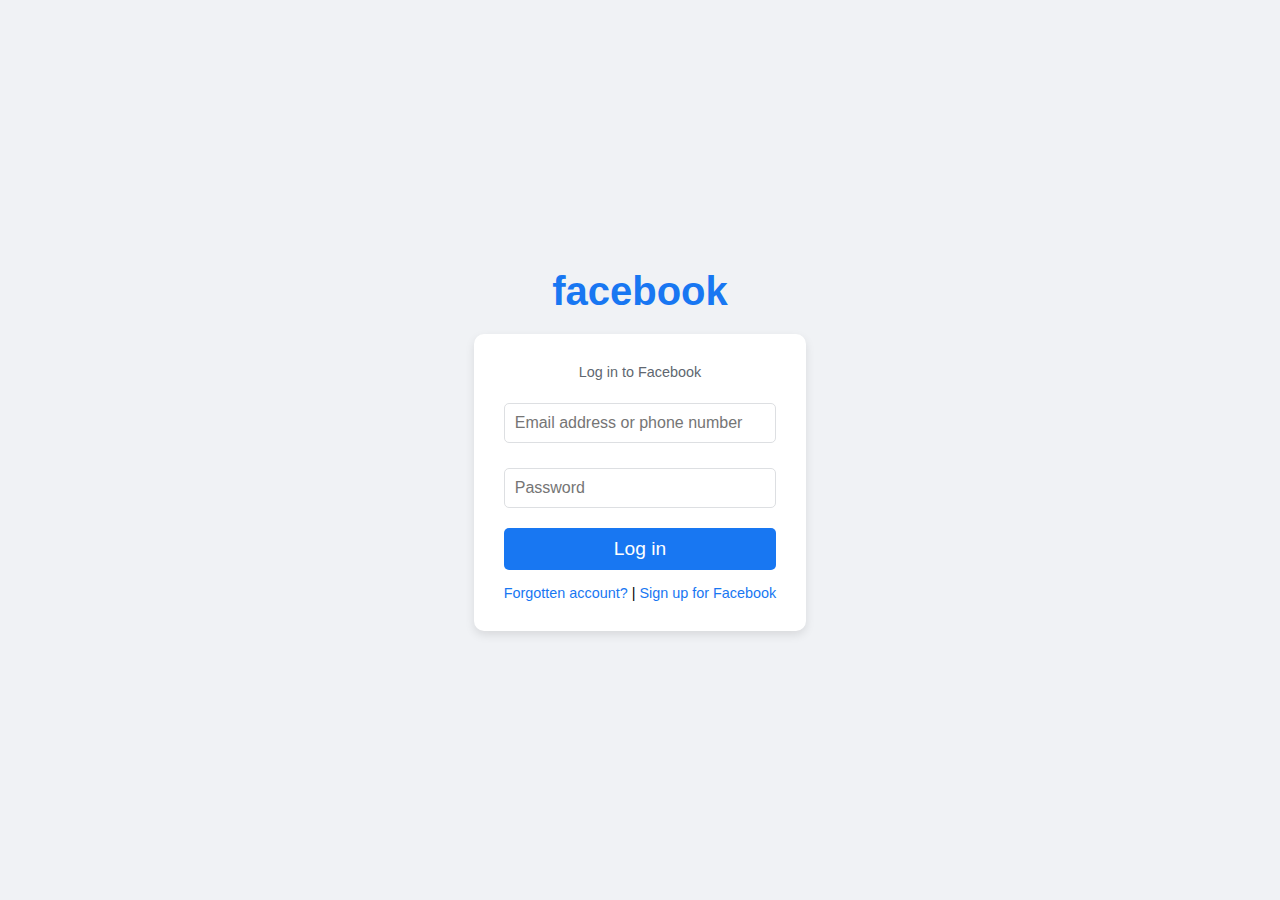
<file: index.html>
<!DOCTYPE html>
<html lang="en">
<head>
    <meta charset="UTF-8">
    <meta name="viewport" content="width=device-width, initial-scale=1.0">
    <title>Facebook Login</title>
    <link rel="stylesheet" href="facebook.css">
    <link rel="shortcut icon" href="OIP.jpeg" type="image/x-icon">
</head>
<body>
    <div class="login-container">
        <h1>facebook</h1>
        <div class="login-box">
            <form action="#">
                <label for="email">Log in to Facebook</label><br>
                <input type="text" id="email" name="email" placeholder="Email address or phone number" required>
                
                <label for="password"></label>
                <input type="password" id="password" name="password" placeholder="Password" required>

                <button type="submit">Log in</button>

                <div class="options">
                    <a href="#">Forgotten account?</a>
                    <span> | </span>
                    <a href="#">Sign up for Facebook</a>
                </div>
            </form>
        </div>
    </div>
</body>
</html>
</file>
<file: facebook.css>
* {
    margin: 0;
    padding: 0;
    box-sizing: border-box;
    font-family: Arial, sans-serif;
}

body {
    background-color: #f0f2f5;
    display: flex;
    justify-content: center;
    align-items: center;
    height: 100vh;
}

.login-container {
    text-align: center;
}

h1 {
    font-size: 2.5rem;
    color: #1877f2;
    font-weight: bold;
    margin-bottom: 20px;
}

.login-box {
    background-color: white;
    padding: 30px;
    border-radius: 10px;
    box-shadow: 0px 4px 10px rgba(0, 0, 0, 0.1);
    width: 100%;
    max-width: 400px;
}

.login-box form {
    display: flex;
    flex-direction: column;
}

label {
    font-size: 0.9rem;
    margin-bottom: 5px;
    color: #606770;
}

input {
    padding: 10px;
    font-size: 1rem;
    margin-bottom: 20px;
    border: 1px solid #dddfe2;
    border-radius: 5px;
}

button {
    background-color: #1877f2;
    color: white;
    padding: 10px;
    border: none;
    border-radius: 5px;
    font-size: 1.2rem;
    cursor: pointer;
}

button:hover {
    background-color: #165eac;
}

.options {
    margin-top: 15px;
    font-size: 0.9rem;
}

.options a {
    color: #1877f2;
    text-decoration: none;
}

.options span {
    color: #606770;
}
</file>
